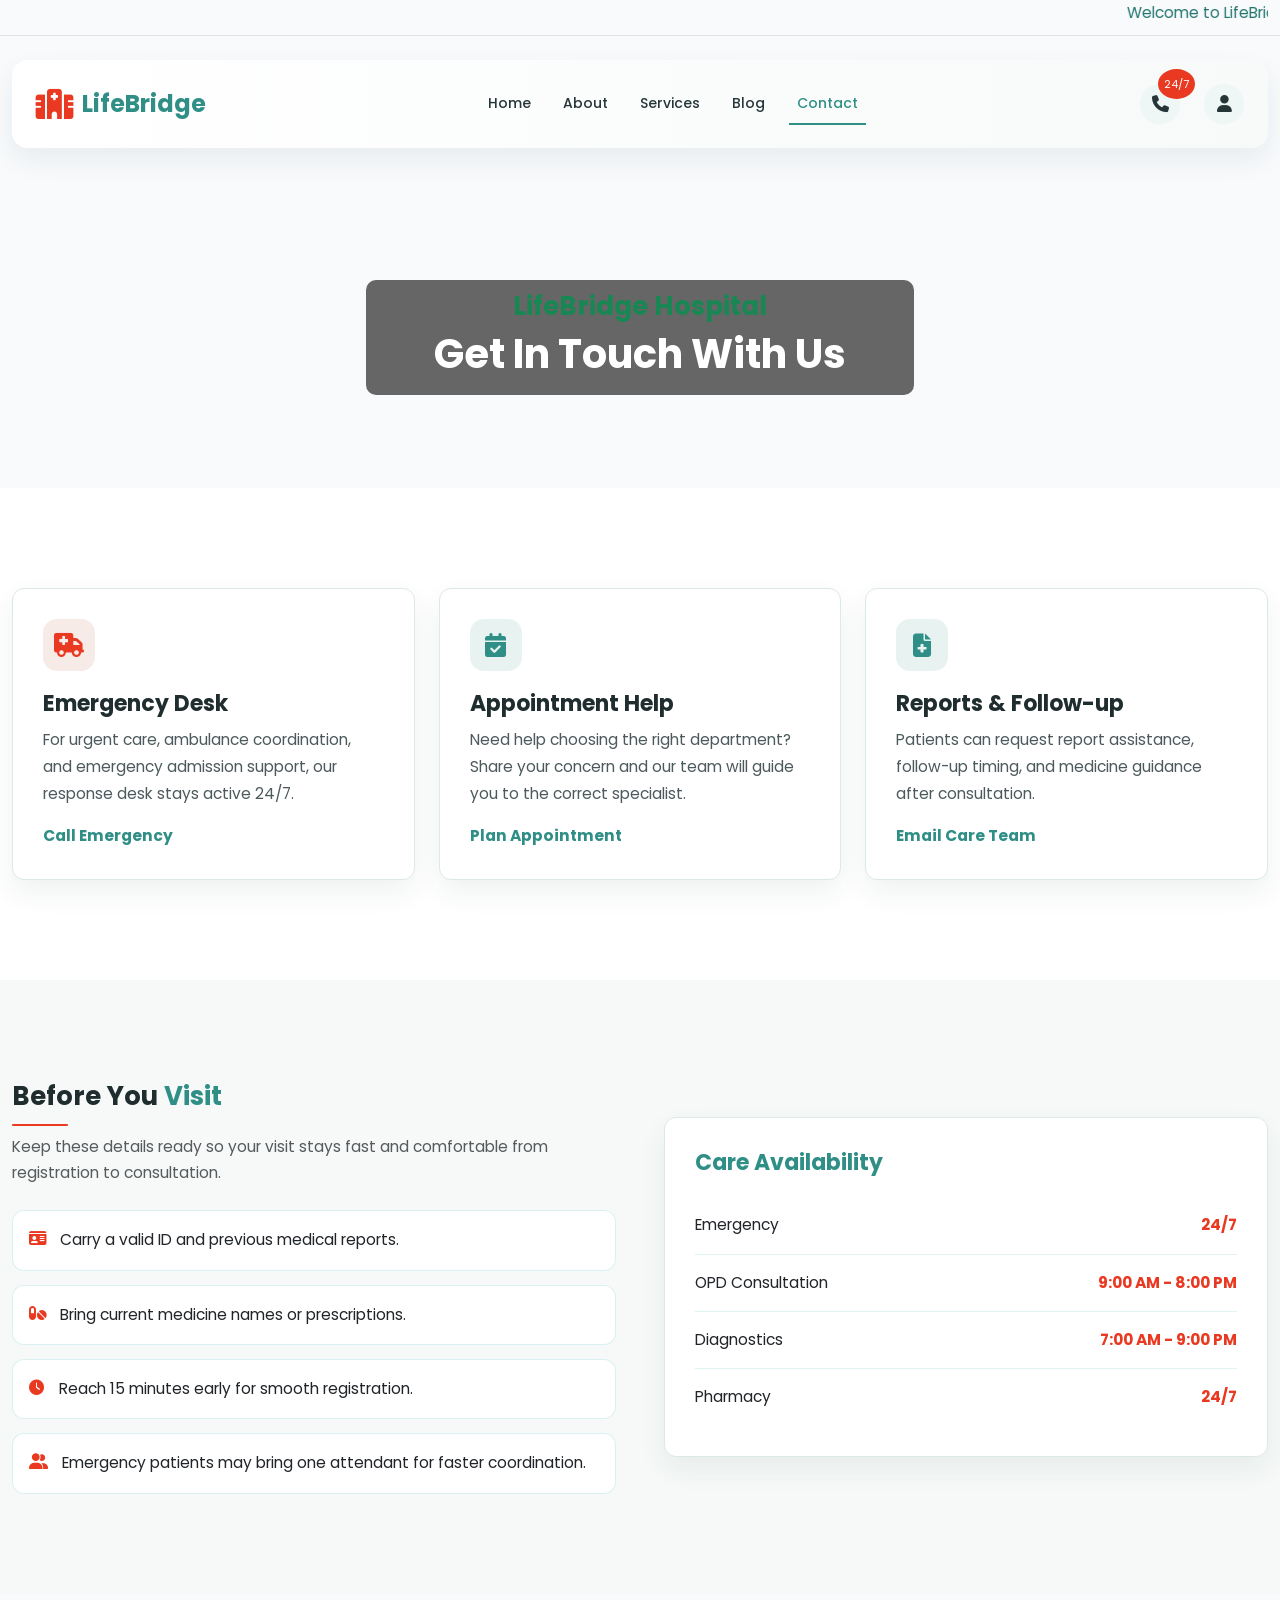
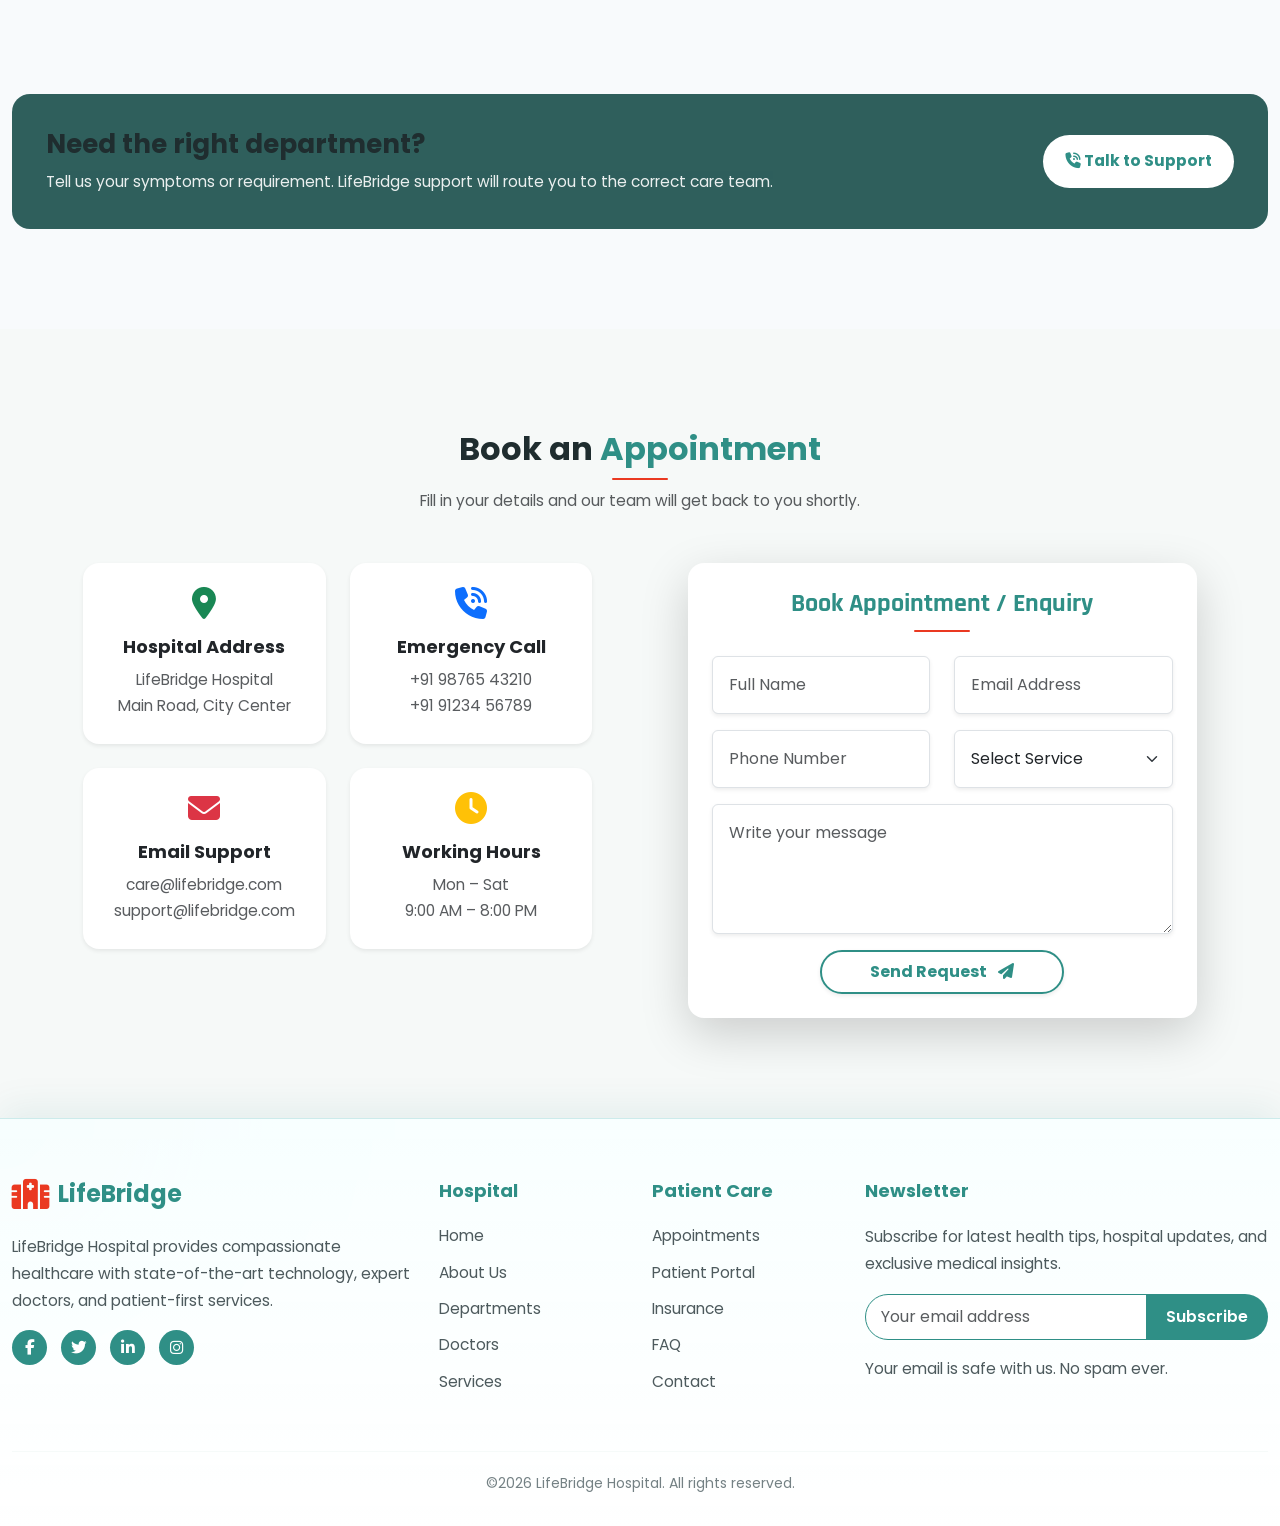
<file: contact.html>
<!doctype html>
<html lang="en">
  <head>
    <meta charset="UTF-8" />
    <meta name="viewport" content="width=device-width, initial-scale=1.0" />
    <title>LifeBridge</title>
    <!-- google font -->
    <link
      href="https://fonts.googleapis.com/css2?family=Bebas+Neue&family=Oswald&family=Barlow+Condensed&family=Rajdhani:wght@400;600&display=swap"
      rel="stylesheet"
    />

    <link
      rel="stylesheet"
      href="https://cdnjs.cloudflare.com/ajax/libs/font-awesome/6.7.2/css/all.min.css"
    />

    <link
      href="https://cdn.jsdelivr.net/npm/bootstrap@5.3.3/dist/css/bootstrap.min.css"
      rel="stylesheet"
      integrity="sha384-QWTKZyjpPEjISv5WaRU9OFeRpok6YctnYmDr5pNlyT2bRjXh0JMhjY6hW+ALEwIH"
      crossorigin="anonymous"
    />

    <!-- Swiper CSS -->
    <link
      rel="stylesheet"
      href="https://cdn.jsdelivr.net/npm/swiper@11/swiper-bundle.min.css"
    />
    <!-- Swiper JS -->
    <script src="https://cdn.jsdelivr.net/npm/swiper@11/swiper-bundle.min.js"></script>
    <link rel="stylesheet" href="css/style.css" />
    <link rel="stylesheet" href="css/responsive.css" />
  </head>

  <body>
    <div class="grand-parent">
      <div class="border-bottom mb-2 mx-0 px-0">
        <div class="container-fluid">
          <marquee class="marquee-txt" behavior="smooth" direction="left">
            Welcome to LifeBridge Hospital — Your Trusted Partner for Quality
            Healthcare, 24/7 Emergency & Expert Doctors.
          </marquee>
        </div>
      </div>
      <!-- Navbar -->
      <div class="">
        <!-- Header -->
        <div class="container py-3">
          <header class="ph-header">
            <nav
              class="navbar navbar-expand-lg align-items-center px-md-4 px-2 rounded-4"
            >
              <!-- Logo -->
              <div class="d-flex align-items-center gap-2 lifebride-logo">
                <i class="fa-solid fa-hospital logo-icon"></i>
                <h2 class="mb-0">Life<span>Bridge</span></h2>
              </div>

              <!-- Desktop Menu -->
              <div
                class="collapse navbar-collapse justify-content-center d-lg-flex d-none"
              >
                <ul class="navbar-nav gap-3">
                  <li class="nav-item">
                    <a class="nav-link" href="index.html">Home</a>
                  </li>
                  <li class="nav-item">
                    <a class="nav-link" href="about.html">About</a>
                  </li>
                  <li class="nav-item">
                    <a class="nav-link" href="service.html">Services</a>
                  </li>

                  <li class="nav-item">
                    <a class="nav-link" href="blog.html">Blog</a>
                  </li>
                  <li class="nav-item">
                    <a class="nav-link" href="contact.html">Contact</a>
                  </li>
                </ul>
              </div>

              <!-- Right Icons -->
              <div class="d-flex align-items-center gap-4">
                <a href="contact.html" class="nav-icon cart">
                  <i class="fa-solid fa-phone"></i>
                  <span class="cart-badge">24/7</span>
                </a>
                <a class="nav-icon" href="contact.html"
                  ><i class="fa-solid fa-user"></i
                ></a>

                <!-- Mobile Toggler -->
                <button
                  class="navbar-toggler d-lg-none"
                  data-bs-toggle="offcanvas"
                  data-bs-target="#offcanvasMenu"
                >
                  <i class="fa-solid fa-bars-staggered"></i>
                </button>
              </div>
            </nav>
          </header>
        </div>

        <div class="offcanvas offcanvas-start" tabindex="-1" id="offcanvasMenu">
          <div class="offcanvas-header">
            <div class="lifebride-logo d-flex">
              <i class="fa-solid fa-hospital logo-icon"></i>
              <h2 class="mb-0">Life<span>Bridge</span></h2>
            </div>
            <button
              type="button"
              class="btn-close"
              data-bs-dismiss="offcanvas"
            ></button>
          </div>

          <div class="offcanvas-body">
            <ul class="navbar-nav text-center gap-3">
              <li><a class="nav-link" href="index.html">Home</a></li>
              <li><a class="nav-link" href="about.html">About</a></li>
              <li><a class="nav-link" href="service.html">Services</a></li>
              <li><a class="nav-link" href="blog.html">Blog</a></li>
              <li><a class="nav-link" href="contact.html">Contact</a></li>
            </ul>

            <div class="mt-4 text-center">
              <a class="btn btn-outline-success w-100 mb-2">My Account</a>
              <a
                class="btn btn-success w-100 d-flex gap-4 justify-content-center align-items-center"
              >
                <i class="fa-solid fa-phone"></i>
                24/7</a
              >
            </div>
          </div>
        </div>
      </div>
      <!-- Navbar complete -->

      <!-- Hero Banner -->
      <section class="page-hero-section">
        <div class="container">
          <div class="row px-0 mx-0">
            <div class="col-12">
              <div class="about-first-bg mt-4">
                <div class="about-page-title text-center">
                  <h3 class="text-success fw-bold">LifeBridge Hospital</h3>
                  <h1 class="px-5 fw-bold">Get In Touch With Us</h1>
                </div>
              </div>
            </div>
          </div>
        </div>
      </section>
      <!-- Hero Banner End -->

      <!-- Support Cards Section -->
      <section class="contact-support">
        <div class="container">
          <div class="row g-4 align-items-stretch">
            <div class="col-lg-4 col-md-6">
              <div class="support-card emergency h-100">
                <i class="fa-solid fa-truck-medical"></i>
                <h4>Emergency Desk</h4>
                <p>
                  For urgent care, ambulance coordination, and emergency
                  admission support, our response desk stays active 24/7.
                </p>
                <a href="tel:+919876543210">Call Emergency</a>
              </div>
            </div>
            <div class="col-lg-4 col-md-6">
              <div class="support-card h-100">
                <i class="fa-solid fa-calendar-check"></i>
                <h4>Appointment Help</h4>
                <p>
                  Need help choosing the right department? Share your concern
                  and our team will guide you to the correct specialist.
                </p>
                <a href="#appointmentForm">Plan Appointment</a>
              </div>
            </div>
            <div class="col-lg-4 col-md-12">
              <div class="support-card h-100">
                <i class="fa-solid fa-file-medical"></i>
                <h4>Reports & Follow-up</h4>
                <p>
                  Patients can request report assistance, follow-up timing, and
                  medicine guidance after consultation.
                </p>
                <a href="mailto:care@lifebridge.com">Email Care Team</a>
              </div>
            </div>
          </div>
        </div>
      </section>

      <section class="visit-plan">
        <div class="container">
          <div class="row align-items-center g-5">
            <div class="col-lg-6">
              <h3 class="section-heading-left">
                Before You <span>Visit</span>
              </h3>
              <p class="text-muted">
                Keep these details ready so your visit stays fast and
                comfortable from registration to consultation.
              </p>
              <div class="visit-list">
                <div>
                  <i class="fa-solid fa-id-card"></i
                  ><span>Carry a valid ID and previous medical reports.</span>
                </div>
                <div>
                  <i class="fa-solid fa-pills"></i
                  ><span>Bring current medicine names or prescriptions.</span>
                </div>
                <div>
                  <i class="fa-solid fa-clock"></i
                  ><span>Reach 15 minutes early for smooth registration.</span>
                </div>
                <div>
                  <i class="fa-solid fa-user-group"></i
                  ><span
                    >Emergency patients may bring one attendant for faster
                    coordination.</span
                  >
                </div>
              </div>
            </div>
            <div class="col-lg-6">
              <div class="hours-panel">
                <h4>Care Availability</h4>
                <div class="hours-row">
                  <span>Emergency</span><strong>24/7</strong>
                </div>
                <div class="hours-row">
                  <span>OPD Consultation</span
                  ><strong>9:00 AM - 8:00 PM</strong>
                </div>
                <div class="hours-row">
                  <span>Diagnostics</span><strong>7:00 AM - 9:00 PM</strong>
                </div>
                <div class="hours-row">
                  <span>Pharmacy</span><strong>24/7</strong>
                </div>
              </div>
            </div>
          </div>
        </div>
      </section>

      <section class="contact-cta">
        <div class="container">
          <div class="contact-cta-inner">
            <div>
              <h3>Need the right department?</h3>
              <p>
                Tell us your symptoms or requirement. LifeBridge support will
                route you to the correct care team.
              </p>
            </div>
            <a href="tel:+919876543210"
              ><i class="fa-solid fa-phone-volume"></i> Talk to Support</a
            >
          </div>
        </div>
      </section>
      <!-- Contact CTA End -->

      <!-- Appointment Form Section -->
      <section class="contact-form-section" id="appointmentForm">
        <div class="container">
          <div class="text-center mb-5">
            <h2 class="fw-bold section-heading-center">
              Book an <span>Appointment</span>
            </h2>
            <p class="text-muted">
              Fill in your details and our team will get back to you shortly.
            </p>
          </div>

          <div class="row justify-content-evenly align-items-stretch">
            <!-- Contact Info Cards -->
            <div class="col-lg-5 col-12 mb-4">
              <div class="row g-4">
                <div class="col-md-6 col-12">
                  <div
                    class="cont-crd h-100 shadow-sm bg-white rounded-4 p-4 text-center"
                  >
                    <i
                      class="fa-solid fa-location-dot cnt-icn mb-3 text-success fs-2"
                    ></i>
                    <h5 class="fw-bold">Hospital Address</h5>
                    <p class="text-muted mb-0">
                      LifeBridge Hospital<br />Main Road, City Center
                    </p>
                  </div>
                </div>
                <div class="col-md-6 col-12">
                  <div
                    class="cont-crd h-100 shadow-sm bg-white rounded-4 p-4 text-center"
                  >
                    <i
                      class="fa-solid fa-phone-volume cnt-icn mb-3 text-primary fs-2"
                    ></i>
                    <h5 class="fw-bold">Emergency Call</h5>
                    <p class="text-muted mb-0">
                      +91 98765 43210<br />+91 91234 56789
                    </p>
                  </div>
                </div>
                <div class="col-md-6 col-12">
                  <div
                    class="cont-crd h-100 shadow-sm bg-white rounded-4 p-4 text-center"
                  >
                    <i
                      class="fa-solid fa-envelope cnt-icn mb-3 text-danger fs-2"
                    ></i>
                    <h5 class="fw-bold">Email Support</h5>
                    <p class="text-muted mb-0">
                      care@lifebridge.com<br />support@lifebridge.com
                    </p>
                  </div>
                </div>
                <div class="col-md-6 col-12">
                  <div
                    class="cont-crd h-100 shadow-sm bg-white rounded-4 p-4 text-center"
                  >
                    <i
                      class="fa-solid fa-clock cnt-icn mb-3 text-warning fs-2"
                    ></i>
                    <h5 class="fw-bold">Working Hours</h5>
                    <p class="text-muted mb-0">
                      Mon – Sat<br />9:00 AM – 8:00 PM
                    </p>
                  </div>
                </div>
              </div>
            </div>

            <!-- Appointment Form -->
            <div class="col-lg-5 col-12">
              <div class="bg-white shadow-lg rounded-4 p-lg-4 p-3 h-100">
                <h3 class="fw-bold section-title text-center mb-4">
                  Book Appointment / Enquiry
                </h3>
                <form>
                  <div class="row">
                    <div class="col-md-6 mb-3">
                      <input
                        type="text"
                        class="form-control shadow-sm p-3"
                        placeholder="Full Name"
                      />
                    </div>
                    <div class="col-md-6 mb-3">
                      <input
                        type="email"
                        class="form-control shadow-sm p-3"
                        placeholder="Email Address"
                      />
                    </div>
                  </div>
                  <div class="row">
                    <div class="col-md-6 mb-3">
                      <input
                        type="tel"
                        class="form-control shadow-sm p-3"
                        placeholder="Phone Number"
                      />
                    </div>
                    <div class="col-md-6 mb-3">
                      <select class="form-select shadow-sm p-3">
                        <option selected disabled>Select Service</option>
                        <option>Doctor Consultation</option>
                        <option>Lab Test Booking</option>
                        <option>Pharmacy Support</option>
                        <option>BP / Sugar Check</option>
                        <option>Emergency Assistance</option>
                      </select>
                    </div>
                  </div>
                  <div class="mb-3">
                    <textarea
                      class="form-control shadow-sm p-3"
                      rows="4"
                      placeholder="Write your message"
                    ></textarea>
                  </div>
                  <div class="text-center">
                    <button
                      type="submit"
                      class="btn px-5 py-2 rounded-pill fw-bold shadow-sm custom-btn"
                    >
                      Send Request <i class="fas fa-paper-plane ms-2"></i>
                    </button>
                  </div>
                </form>
              </div>
            </div>
          </div>
        </div>
      </section>
      <!-- Appointment Form Section End -->

      <footer class="footer-premium">
        <div class="container">
          <div class="row g-4">
            <!-- About LifeBridge -->
            <div class="col-lg-4 col-md-6 col-12">
              <!-- Logo -->
              <div class="d-flex align-items-center gap-2 lifebride-logo">
                <i class="fa-solid fa-hospital logo-icon"></i>
                <h2 class="mb-0">Life<span>Bridge</span></h2>
              </div>
              <p class="footer-text mt-4">
                LifeBridge Hospital provides compassionate healthcare with
                state-of-the-art technology, expert doctors, and patient-first
                services.
              </p>
              <div class="social-icons">
                <a href="#"><i class="fab fa-facebook-f"></i></a>
                <a href="#"><i class="fab fa-twitter"></i></a>
                <a href="#"><i class="fab fa-linkedin-in"></i></a>
                <a href="#"><i class="fab fa-instagram"></i></a>
              </div>
            </div>

            <!-- Quick Links -->
            <div class="col-lg-2 col-6">
              <h5 class="footer-heading">Hospital</h5>
              <ul class="footer-links">
                <li><a href="index.html">Home</a></li>
                <li><a href="about.html">About Us</a></li>
                <li><a href="service.html">Departments</a></li>
                <li><a href="about.html">Doctors</a></li>
                <li><a href="service.html">Services</a></li>
              </ul>
            </div>

            <!-- Patient Care -->
            <div class="col-lg-2 col-6">
              <h5 class="footer-heading">Patient Care</h5>
              <ul class="footer-links">
                <li><a href="contact.html">Appointments</a></li>
                <li><a href="contact.html">Patient Portal</a></li>
                <li><a href="contact.html">Insurance</a></li>
                <li><a href="index.html#faqAccordion">FAQ</a></li>
                <li><a href="contact.html">Contact</a></li>
              </ul>
            </div>

            <!-- Newsletter -->
            <div class="col-lg-4 col-md-6 col-12">
              <h5 class="footer-heading">Newsletter</h5>
              <p class="footer-text">
                Subscribe for latest health tips, hospital updates, and
                exclusive medical insights.
              </p>
              <div class="input-group newsletter-group">
                <input
                  type="text"
                  class="form-control newsletter-input"
                  placeholder="Your email address"
                />
                <button class="newsletter-btn" type="button">Subscribe</button>
              </div>
              <p class="footer-text small">
                Your email is safe with us. No spam ever.
              </p>
            </div>
          </div>

          <hr class="footer-divider" />

          <div class="text-center footer-copy">
            <p>©2026 LifeBridge Hospital. All rights reserved.</p>
          </div>
        </div>
      </footer>
    </div>
    <script
      src="https://cdn.jsdelivr.net/npm/bootstrap@5.3.3/dist/js/bootstrap.bundle.min.js"
      integrity="sha384-YvpcrYf0tY3lHB60NNkmXc5s9fDVZLESaAA55NDzOxhy9GkcIdslK1eN7N6jIeHz"
      crossorigin="anonymous"
    ></script>
    <script src="js/app.js"></script>
  </body>
</html>
</file>
<file: css/style.css>
/* Font Import (Poppins + Rajdhani) */
@import url("https://fonts.googleapis.com/css2?family=Poppins:wght@300;400;600&family=Rajdhani:wght@700&display=swap");

:root {
  --primary-color: #2f8f86;
  --primary-dark: #24756e;
  --primary-light: #e8f3f1;
  --heading-color: #1f2d2f;
  --text-color: #4d5a5d;
  --light-text: #748184;
  --white: #ffffff;
  --success-color: #5ca37d;
  --success-light: #edf6f1;
  --price-color: #1f2d2f;
  --old-price-color: #9aa4a6;
  --section-bg: #f6f9f8;
  --card-bg: #ffffff;
  --border-color: #dce9e6;
  --card-shadow: 0 12px 28px rgba(23, 55, 58, 0.07);
  --logo-color: #2f8f86;
  --logo-red-color: #ea3921;
  --secondary-color: #667477;
  --light-bg: #f7faf9;
  --dark-text: #263638;
  --soft-bg: #f6f9f8;
  --surface-color: #ffffff;
  --accent-soft: #f7ebe8;
}

/*  GLOBAL  */
body {
  font-family: "Poppins", sans-serif;
  background: #f8fafc;
  overflow-x: hidden;
}

html {
  scroll-behavior: smooth;
}

.grand-parent {
  overflow-x: hidden;
}

body,
p,
li,
input,
select,
textarea,
button {
  font-size: 15.5px;
  line-height: 1.7;
}

section {
  padding: 100px 0 !important;
}

h1,
.h1 {
  font-size: 40px;
  line-height: 1.15;
}

h2,
.h2 {
  font-size: 32px;
  line-height: 1.22;
}

h3,
.h3 {
  font-size: 26px;
  line-height: 1.28;
}

h4,
.h4 {
  font-size: 22px;
  line-height: 1.32;
}

h5,
.h5 {
  font-size: 18px;
  line-height: 1.35;
}

h6,
.h6,
small,
.small {
  line-height: 1.5;
}

/* ===============================
   BACK TO TOP BUTTON
================================ */
.back-to-top {
  position: fixed;
  bottom: 30px;
  right: 30px;
  width: 45px;
  height: 45px;
  border-radius: 50%;
  background: var(--logo-color);
  color: var(--white);
  border: none;
  display: flex;
  align-items: center;
  justify-content: center;
  font-size: 18px;
  cursor: pointer;
  box-shadow: 0 6px 15px rgba(0, 0, 0, 0.2);
  opacity: 0;
  visibility: hidden;
  transition: all 0.4s ease;
  z-index: 999;
}

.back-to-top:hover {
  background: var(--primary-dark);
  transform: translateY(-5px);
}

.back-to-top.show {
  opacity: 1;
  visibility: visible;
}

/* HEADER / NAVBAR*/
.ph-header .navbar {
  background: linear-gradient(to right, #ffffff, var(--light-bg));
  box-shadow: 0 8px 22px rgba(0, 0, 0, 0.08);
  padding: 24px 0px;
  justify-content: space-between;
  transition:
    padding 0.35s ease,
    box-shadow 0.35s ease,
    border-radius 0.35s ease;
}

.ph-header {
  transition: transform 0.35s ease;
}

.ph-header.header-sticky {
  position: fixed;
  top: 10px;
  left: 12px;
  right: 12px;
  z-index: 1040;
  max-width: 1380px;
  margin: 0 auto;
  animation: headerDrop 0.35s ease both;
}

.ph-header.header-sticky .navbar {
  padding: 18px;
  border-radius: 18px !important;
  background: rgba(255, 255, 255, 0.94);
  backdrop-filter: blur(14px);
  box-shadow: 0 14px 35px rgba(0, 102, 102, 0.16);
}

@keyframes headerDrop {
  from {
    transform: translateY(-18px);
    opacity: 0;
  }
  to {
    transform: translateY(0);
    opacity: 1;
  }
}

.container {
  width: 100% !important;
  max-width: 1380px !important;
  margin: auto;
}

.marquee-txt {
  color: var(--primary-dark);
}

/* DESKTOP NAV MENU*/
.navbar-nav .nav-link {
  font-size: 15px;
  font-weight: 500;
  color: var(--dark-text);
  padding: 6px 10px;
  position: relative;
  transition: 0.3s ease;
}

.navbar-nav .nav-link:hover,
.navbar-nav .nav-link.active {
  color: var(--logo-color);
}

.navbar-nav .nav-link::after {
  content: "";
  position: absolute;
  left: 0;
  bottom: -3px;
  width: 0%;
  height: 2px;
  background: var(--logo-color);
  transition: 0.3s;
}

.navbar-nav .nav-link:hover::after,
.navbar-nav .nav-link.active::after {
  width: 100%;
}

/*HEADER ICONS*/
.lifebride-logo {
  gap: 2px;
}

.lifebride-logo i {
  color: var(--logo-red-color);
  font-size: 30px;
}

.lifebride-logo h2 {
  font-size: 24px;
  font-weight: 700;
  color: var(--logo-color);
  margin: 0;
}

.nav-icon {
  width: 40px;
  height: 40px;
  background: #eef7f5;
  border-radius: 50%;
  display: flex;
  align-items: center;
  justify-content: center;
  color: var(--dark-text);
  font-size: 17px;
  text-decoration: none;
  transition: 0.3s ease;
}

.nav-icon:hover {
  background: var(--logo-color);
  color: #fff;
  transform: translateY(-2px);
}

.cart {
  position: relative;
}

.cart-badge {
  position: absolute;
  top: -15px;
  right: -15px;
  background: var(--logo-red-color);
  color: #fff;
  font-size: 11px;
  padding: 6px;
  border-radius: 50%;
}

/*TOGGLER BUTTON*/
.navbar-toggler {
  border: none;
  outline: none;
  font-size: 22px;
  color: var(--secondary-color);
  display: inline-flex;
  align-items: center;
  justify-content: center;
  width: 42px;
  height: 42px;
  background: #eef7f5;
  border-radius: 50%;
  margin-left: auto;
}

.navbar-toggler:focus {
  box-shadow: none;
}

/*OFFCANVAS MENU */
.offcanvas {
  background: #ffffff;
  padding-top: 15px;
}

.offcanvas-header {
  border-bottom: 1px solid #e6e6e6;
}

.menu-logo {
  width: 120px;
}

.offcanvas .nav-link {
  font-size: 16px;
  font-weight: 500;
  color: var(--dark-text);
  padding: 10px 0;
  transition: 0.3s;
}

.offcanvas .nav-link:hover {
  color: var(--logo-color);
}

.offcanvas .btn {
  font-size: 15px;
  padding: 10px;
  border-radius: 8px;
}

/* SOCIAL ICONS */
.menu-brands {
  font-size: 18px;
  color: var(--secondary-color);
  transition: 0.3s;
}

.menu-brands:hover {
  color: var(--logo-color);
}

/*RESPONSIVE - HEADER*/
@media (max-width: 991px) {
  .ph-header.header-sticky {
    top: 8px;
    left: 10px;
    right: 10px;
  }

  .ph-header.header-sticky .navbar {
    padding: 10px 12px;
  }

  .ph-header .navbar {
    position: relative;
    min-height: 66px;
  }

  .navbar-toggler {
    position: absolute;
    right: 14px;
    top: 50%;
    transform: translateY(-50%);
    width: 42px;
    height: 42px;
    background: #eef7f5;
    border-radius: 50%;
  }

  .main-logo {
    width: 115px;
  }

  .nav-icon {
    width: 36px;
    height: 36px;
    font-size: 15px;
  }

  .cart-badge {
    top: -6px;
    right: -6px;
    font-size: 10px;
  }

  .navbar-toggler {
    font-size: 20px;
    margin-left: 6px;
  }

  .ph-header .navbar > .d-flex:last-child {
    margin-left: auto;
  }

  .offcanvas {
    width: 65% !important;
  }
}

@media (max-width: 576px) {
  .lifebride-logo h2 {
    font-size: 20px;
  }

  .lifebride-logo i {
    font-size: 25px;
  }

  .ph-header .navbar {
    padding: 18px 0;
    flex-wrap: nowrap;
    width: calc(100vw - 24px) !important;
    max-width: calc(100vw - 24px) !important;
  }

  .main-logo {
    width: 120px;
  }

  .nav-icon {
    margin-left: 4px;
    display: none;
  }

  .offcanvas-body {
    padding-top: 20px;
  }

  .offcanvas .nav-link {
    font-size: 17px;
    padding: 12px 0;
  }

  .offcanvas .btn {
    font-size: 16px;
    padding: 12px;
  }

  .hero .card {
    width: min(260px, 82vw);
    padding: 22px 18px !important;
  }

  .hero .card h2 {
    font-size: 1.65rem;
    line-height: 1.2;
  }

  .hero .card p {
    font-size: 1rem !important;
  }

  .home-stats {
    margin-top: 18px;
  }

  .stat-card,
  .care-step {
    padding: 20px;
  }

  .emergency-action {
    width: 100%;
    justify-content: center;
  }

  .newsletter-group {
    flex-direction: column;
    gap: 10px;
  }

  .newsletter-input,
  .newsletter-btn {
    width: 100%;
    border-radius: 50px !important;
  }
}

/*  HERO SECTION */
.hero {
  padding: 0 !important;
}

.hero-img {
  height: 500px;
  border-radius: 20px;
  object-fit: cover;
}

.hero .carousel-item::after {
  content: "";
  position: absolute;
  inset: 0;
  border-radius: 20px;
  background: linear-gradient(
    90deg,
    rgba(0, 40, 48, 0.55),
    rgba(0, 0, 0, 0.08)
  );
  pointer-events: none;
}

.hero .carousel-item .position-absolute {
  z-index: 1;
}

.hero .card {
  animation: heroCardIn 0.8s ease both;
}

@keyframes heroCardIn {
  from {
    transform: translateY(20px);
    opacity: 0;
  }
  to {
    transform: translateY(0);
    opacity: 1;
  }
}

.home-stats {
  margin-top: -28px;
  position: relative;
  z-index: 3;
  padding: 0 0 100px !important;
}

.stat-card {
  background: var(--white);
  border: 1px solid rgba(0, 153, 153, 0.16);
  border-radius: 12px;
  padding: 24px;
  height: 100%;
  box-shadow: 0 14px 35px rgba(0, 153, 153, 0.12);
  transition:
    transform 0.35s ease,
    box-shadow 0.35s ease;
}

.stat-card:hover {
  transform: translateY(-8px);
  box-shadow: 0 18px 42px rgba(0, 153, 153, 0.18);
}

.stat-card i {
  width: 48px;
  height: 48px;
  border-radius: 12px;
  display: inline-flex;
  align-items: center;
  justify-content: center;
  color: var(--white);
  background: var(--logo-color);
  margin-bottom: 14px;
}

.stat-card h3 {
  font-weight: 700;
  color: var(--heading-color);
  margin-bottom: 4px;
}

.stat-card p {
  color: var(--light-text);
  margin: 0;
  overflow-wrap: break-word;
}

.care-flow {
  background: white !important;
}

.care-step {
  background: var(--white);
  border: 1px solid var(--border-color);
  border-radius: 12px;
  padding: 26px;
  height: 100%;
  position: relative;
  overflow: hidden;
  box-shadow: var(--card-shadow);
  transition:
    transform 0.35s ease,
    border-color 0.35s ease;
}

.care-step::before {
  content: attr(data-step);
  position: absolute;
  right: 18px;
  top: 8px;
  font-size: 58px;
  line-height: 1;
  font-weight: 700;
  color: rgba(0, 153, 153, 0.08);
}

.care-step:hover {
  transform: translateY(-8px);
  border-color: var(--logo-color);
}

.care-step i {
  color: var(--logo-color);
  font-size: 30px;
  margin-bottom: 18px;
}

.care-step h5 {
  font-weight: 700;
  color: var(--heading-color);
}

.care-step p {
  color: var(--text-color);
  line-height: 1.7;
  margin: 0;
}

.emergency-band {
  background: #2f5f5c;
  color: var(--white);
  padding: 44px 0;
  position: relative;
  overflow: hidden;
}

.emergency-band::after {
  content: "";
  position: absolute;
  width: 280px;
  height: 280px;
  right: -80px;
  top: -120px;
  border: 42px solid rgba(255, 255, 255, 0.12);
  border-radius: 50%;
}

.emergency-band h3 {
  font-weight: 700;
}

.emergency-action {
  display: inline-flex;
  align-items: center;
  gap: 10px;
  background: var(--white);
  color: var(--logo-color);
  padding: 13px 24px;
  border-radius: 50px;
  text-decoration: none;
  font-weight: 700;
  box-shadow: 0 12px 25px rgba(0, 0, 0, 0.16);
}

.reveal-on-scroll {
  opacity: 0;
  transform: translateY(28px);
  transition:
    opacity 0.65s ease,
    transform 0.65s ease;
}

.reveal-on-scroll.is-visible {
  opacity: 1;
  transform: translateY(0);
}

/* GALLERY */
.lifebridge-gallery {
  background: var(--section-bg);
}

.gallery-heading {
  color: var(--heading-color);
  font-weight: 700;
}

.gallery-sub {
  color: var(--light-text);
}

.gallery-card {
  position: relative;
  overflow: hidden;
  border-radius: 12px;
  box-shadow: var(--card-shadow);
  cursor: pointer;
}

.gallery-card img {
  width: 100%;
  height: 280px;
  object-fit: cover;
  transition: transform 0.4s ease;
}

.gallery-card:hover img {
  transform: scale(1.1);
}

.gallery-overlay {
  position: absolute;
  inset: 0;
  background: rgba(0, 153, 153, 0.85);
  color: var(--white);
  display: flex;
  flex-direction: column;
  justify-content: center;
  align-items: center;
  opacity: 0;
  transition: 0.4s ease;
  text-align: center;
  padding: 20px;
}

.gallery-card:hover .gallery-overlay {
  opacity: 1;
}

.gallery-overlay h5 {
  font-weight: 700;
  margin: 10px 0;
}

.gallery-icons i {
  margin: 0 8px;
  font-size: 18px;
  transition: 0.3s;
}

.gallery-icons i:hover {
  transform: scale(1.2);
  color: #000;
}

@media (max-width: 768px) {
  .hero-img {
    height: 420px;
  }

  .gallery-card img {
    height: 220px;
  }
}

/* DEPARTMENTS*/
.lifebridge-departments {
  background: var(--white);
}

.dept-title {
  color: var(--heading-color);
  font-weight: 700;
}

.dept-sub {
  color: var(--light-text);
}

.dept-card {
  background: var(--card-bg);
  border: 1px solid var(--border-color);
  border-radius: 12px;
  padding: 35px 20px;
  text-align: center;
  transition: 0.4s ease;
  cursor: pointer;
  box-shadow: var(--card-shadow);
  height: 100%;
}

.dept-card img {
  width: 70px;
  margin-bottom: 15px;
  transition: 0.4s ease;
}

.dept-card h5 {
  color: var(--heading-color);
  font-weight: 600;
  margin: 0;
}

.dept-card:hover {
  transform: translateY(-10px);
  border-color: var(--logo-color);
}

.dept-card:hover img {
  transform: scale(1.15);
}

.dept-card:hover h5 {
  color: var(--logo-color);
}

/* SERVICE SECTION */
.lifebridge-service {
  background: var(--section-bg);
}

.service-title {
  font-weight: 700;
  color: var(--heading-color);
}

.service-desc {
  color: var(--text-color);
  margin-top: 15px;
  line-height: 1.7;
}

.service-card {
  background: var(--white);
  border: 1px solid var(--border-color);
  border-radius: 10px;
  padding: 20px 10px;
  text-align: center;
  transition: 0.4s ease;
  box-shadow: var(--card-shadow);
  cursor: pointer;
}

.service-card i {
  font-size: 28px;
  color: var(--logo-color);
  margin-bottom: 10px;
}

.service-card p {
  margin: 0;
  font-weight: 600;
  color: var(--heading-color);
}

.service-card:hover {
  transform: translateY(-8px);
  border-color: var(--logo-color);
}

.appoint-btn {
  display: inline-flex;
  align-items: center;
  gap: 8px;
  background: var(--logo-color);
  color: var(--white);
  padding: 14px 30px;
  border-radius: 50px;
  font-weight: 600;
  text-decoration: none;
  transition: all 0.4s ease;
  box-shadow: 0 8px 20px rgba(0, 153, 153, 0.25);
  position: relative;
  overflow: hidden;
  border: none;
}

.appoint-btn::before {
  content: "";
  position: absolute;
  top: 0;
  left: -75%;
  width: 50%;
  height: 100%;
  background: rgba(255, 255, 255, 0.3);
  transform: skewX(-20deg);
  transition: 0.6s;
}

.appoint-btn:hover::before {
  left: 130%;
}

.appoint-btn:hover {
  background: var(--primary-dark);
  transform: translateY(-3px);
  box-shadow: 0 12px 25px rgba(0, 153, 153, 0.35);
  color: var(--white);
}

.service-img {
  border-radius: 12px;
  box-shadow: var(--card-shadow);
}

.section-heading-center,
.section-heading-left {
  color: var(--heading-color);
  font-weight: 700;
}

.section-heading-center span,
.section-heading-left span {
  color: var(--logo-color);
}

/*  TESTIMONIAL SLIDER */
.testimonial-section {
  background: linear-gradient(180deg, #ffffff, #f6ffff);
}

.testimonialSwiper {
  position: relative;
  padding: 35px 58px;
}

.testimonial-card {
  background: #ffffff;
  border: 1px solid rgba(0, 153, 153, 0.18);
  border-radius: 14px;
  padding: 30px;
  box-shadow: 0 5px 20px rgba(0, 0, 0, 0.08);
  transition: 0.4s ease;
  min-height: 360px;
  margin: 12px 0;
  text-align: left;
  position: relative;
  overflow: hidden;
}

.testimonial-card::before {
  content: "";
  position: absolute;
  width: 120px;
  height: 120px;
  background: rgba(255, 61, 35, 0.08);
  border-radius: 50%;
  right: -35px;
  top: -35px;
}

.testimonial-card:hover {
  transform: translateY(-5px);
  border-color: var(--logo-color);
  box-shadow: 0 18px 42px rgba(0, 153, 153, 0.16);
}

.patient-img img {
  width: 82px;
  height: 82px;
  border-radius: 50%;
  object-fit: cover;
  border: 4px solid rgba(0, 153, 153, 0.18);
  margin-bottom: 22px;
}

.quote-icon {
  width: 38px;
  height: 38px;
  display: inline-flex;
  align-items: center;
  justify-content: center;
  border-radius: 50%;
  color: var(--white);
  background: var(--logo-red-color);
  margin-bottom: 14px;
}

.patient-content h6 {
  margin: 18px 0 2px;
  font-weight: 700;
  color: var(--heading-color);
}

.patient-content small {
  color: gray;
}

.patient-content p {
  margin: 0;
  color: #555;
  font-size: 15px;
  line-height: 1.7;
}

.test-prev,
.test-next {
  width: 40px;
  height: 40px;
  background: #fff !important;
  color: var(--primary-color) !important;
  padding: 20px;
  border-radius: 20px;
  top: 45%;
  box-shadow: 0 4px 15px rgba(0, 0, 0, 0.25);
}

.test-prev::after,
.test-next::after {
  font-size: 20px;
  font-weight: bold;
}

.test-prev {
  left: 0;
}

.test-next {
  right: 0;
}

.test-prev:hover,
.test-next:hover {
  transform: scale(1.1);
}

@media (max-width: 768px) {
  .testimonialSwiper {
    padding: 20px 36px;
  }

  .testimonial-card {
    min-height: auto;
    padding: 24px;
  }
}

/*  FAQ SECTION */
.faq-section {
  background: #ffffff;
}

.faq-list {
  list-style: none;
  padding: 0;
  margin: 0;
}

.faq-card {
  background: #f8fbff;
  margin-bottom: 15px;
  border-radius: 10px !important;
  box-shadow: 0 4px 15px rgba(0, 0, 0, 0.06);
  overflow: hidden;
  border: none !important;
  transition: 0.3s ease;
}

.faq-card:hover {
  transform: translateY(-3px);
}

.faq-button {
  background: transparent !important;
  padding: 20px 25px;
  font-weight: 600;
  font-size: 16px;
  display: flex;
  justify-content: space-between;
  align-items: center;
  box-shadow: none !important;
}

.accordion-button::after {
  display: none !important;
}

.faq-icon {
  font-size: 20px;
  color: var(--logo-color);
  transition: transform 0.3s ease;
}

.accordion-button[aria-expanded="true"] .faq-icon {
  transform: rotate(90deg);
}

.accordion-button[aria-expanded="true"] {
  background: #fff !important;
  color: var(--logo-color) !important;
}

.faq-answer {
  padding: 20px 25px;
  background: #ffffff;
  color: #555;
  line-height: 1.7;
  border-top: 1px solid #eee;
}

.accordion-collapse {
  transition: all 0.4s ease;
}

@media (max-width: 576px) {
  .container {
    padding-left: 12px !important;
    padding-right: 12px !important;
  }

  .faq-button {
    font-size: 14px;
    padding: 15px;
  }
}

/*  FOOTER */
.footer-premium {
  background:
    linear-gradient(180deg, rgba(248, 255, 255, 0.96), #ffffff),
    radial-gradient(
      circle at top left,
      rgba(0, 153, 153, 0.16),
      transparent 34%
    );
  border-top: 1px solid rgba(0, 153, 153, 0.2);
  box-shadow: 0 -10px 35px rgba(0, 102, 102, 0.08);
  color: var(--text-color);
  font-family: "Poppins", sans-serif;
  padding: 60px 0 30px;
}

.footer-logo {
  width: 150px;
  margin-bottom: 15px;
}

.footer-heading {
  color: var(--logo-color);
  font-weight: 700;
  margin-bottom: 20px;
}

.footer-text {
  color: var(--light-text);
  line-height: 1.6;
}

.footer-links {
  list-style: none;
  padding: 0;
}

.footer-links li {
  margin-bottom: 10px;
}

.footer-links li a {
  color: var(--text-color);
  text-decoration: none;
  transition:
    color 0.3s ease,
    padding-left 0.3s ease;
}

.footer-links li a:hover {
  color: var(--primary-dark);
  padding-left: 5px;
}

.newsletter-group {
  display: flex;
  margin-bottom: 15px;
}

.newsletter-input {
  flex: 1;
  padding: 10px 15px;
  border: 1px solid var(--logo-color);
  border-radius: 50px 0 0 50px !important;
}

.newsletter-btn {
  background-color: var(--logo-color);
  color: var(--white);
  border: none;
  padding: 10px 20px;
  font-weight: 600;
  cursor: pointer;
  transition: 0.3s ease;
  border-radius: 0 50px 50px 0;
}

.newsletter-btn:hover {
  background-color: var(--primary-dark);
}

.social-icons a {
  display: inline-block;
  margin-right: 10px;
  background-color: var(--logo-color);
  color: var(--white);
  width: 35px;
  height: 35px;
  text-align: center;
  line-height: 35px;
  border-radius: 50%;
  transition: 0.3s ease;
}

.social-icons a:hover {
  background-color: var(--primary-light);
  color: var(--logo-color);
  transform: translateY(-3px);
}

.footer-divider {
  margin: 40px 0 20px;
  border-color: var(--border-color);
}

.footer-copy p {
  margin: 0;
  color: var(--light-text);
  font-size: 14px;
}

@media (max-width: 767px) {
  .social-icons {
    margin-top: 15px;
  }

  .newsletter-input {
    width: 100% !important;
}
}

/* ABOUT PAGE */
.about-content-section {
  background: #ffffff;
}

.what-we-provide-section {
  background: var(--section-bg);
}

.page-hero-section {
  padding: 0 0 0 0 !important;
}

.about-first-bg {
  background-image: url("https://images.pexels.com/photos/6129233/pexels-photo-6129233.jpeg");
  background-size: cover;
  background-position: right;
  height: 300px;
  display: flex;
  justify-content: center;
  align-items: center;
}

.about-page-title {
  color: #fff;
  padding: 10px 20px;
  border-radius: 10px;
  background-color: #181717a5;
  font-family: "Poppins", sans-serif;
}

.about-title-ul {
  list-style: none;
  display: flex;
  justify-content: center;
  padding: 0;
}

.about-title-ul li a {
  text-decoration: none;
  color: #fff;
}

@media (max-width: 991px) {
  .about-first-bg {
    height: 420px;
  }
}

@media (max-width: 767px) {
  .about-first-bg {
    height: 300px;
  }
}

/* CIRCLE TEXT (ROTATING) */
.circle-container {
  width: 160px;
  height: 160px;
  position: relative;
}

.rotating-circle {
  width: 100%;
  height: 100%;
  animation: spin 15s linear infinite;
}

text {
  font-size: 50px !important;
  font-weight: bold;
  letter-spacing: 2px;
}

@keyframes spin {
  0% {
    transform: rotate(0deg);
  }
  100% {
    transform: rotate(360deg);
  }
}

@media screen and (max-width: 768px) {
  .circle-container {
    width: 100px;
    height: 100px;
    top: 30px;
    left: 5px;
  }

  text {
    font-size: 45px !important;
  }
}

/* DOCTOR CARD */
.dr-main-card {
  background: var(--logo-color);
  border-radius: 25px;
  padding: 30px;
  color: #fff;
  margin-top: 40px;
  transition: all 0.4s ease;
  position: relative;
}

.dr-card-img img {
  width: 370px;
  height: 600px;
  border-radius: 20px;
  position: absolute;
  bottom: 0px;
  left: 100px;
}

.dr-card-text {
  padding-top: 60px;
}

.dr-item-icon {
  font-size: 1.5rem;
  margin-top: 20px;
  margin-right: 10px;
  background: rgba(255, 255, 255, 0.2);
  border-radius: 50%;
  transition: all 0.3s ease;
}

.dr-item-icon:hover {
  background: var(--logo-color);
  transform: rotate(10deg);
}

.schedule-btn-f {
  position: absolute;
  left: 93%;
  bottom: 17%;
  writing-mode: vertical-rl;
  transform: rotate(180deg);
  color: #fff !important;
  font-weight: bold !important;
  letter-spacing: 3px;
  text-transform: uppercase;
  background-color: #000000b9 !important;
  padding: 30px 10px 30px 10px !important;
  border-radius: 0px !important;
  outline: none !important;
  border-bottom: 3px solid #fff !important;
  box-shadow: 0px 0px 3px var(--logo-color);
  transition: transform 0.3s ease;
}

.schedule-btn-f:hover {
  color: #fff !important;
  transform: scale(1.02) rotate(180deg);
  box-shadow: 0px 0px 6px 1px var(--logo-color);
}

.schedule-btn {
  background-color: var(--logo-color) !important;
  color: #fff !important;
  margin-top: 10px;
  padding: 5px 10px !important;
  border-radius: 0px !important;
  outline: none !important;
  border: none !important;
  font-size: 0.8rem !important;
  font-weight: bold;
}

@media screen and (max-width: 768px) {
  .dr-main-card {
    height: 160px;
    border-radius: 10px;
    margin-top: 45px;
  }

  .dr-card-img img {
    width: 170px;
    height: 300px;
    border-radius: 10px;
    left: 0px;
    bottom: 0px;
  }

  .dr-special {
    font-size: 0.8rem;
  }

  .dr-card-text {
    padding-top: 10px;
  }

  .dr-item-icon {
    font-size: 0.9rem;
    margin-top: 0px;
    margin-right: 10px;
  }
}

@media screen and (max-width: 330px) {
  .dr-main-card {
    height: 160px;
    border-radius: 10px;
    margin-top: 40px;
  }

  .dr-card-img img {
    width: 160px;
    height: 300px;
    border-radius: 10px;
    left: 0px;
    bottom: 0px;
  }

  .dr-card-text {
    padding-top: 0px;
  }
}

/* SECTION TITLES & TEXT */
.section-title {
  color: rgb(0, 148, 143);
  margin-bottom: 20px;
  font-family: "Rajdhani", sans-serif;
  position: relative;
}

.highlight {
  font-weight: 600;
  color: var(--logo-red-color);
}

.section-subtitle {
  font-size: 18px;
  color: #555;
  margin-bottom: 30px;
}

.text-content p {
  font-size: 0.95rem;
  line-height: 1.7;
  color: var(--secondary-color);
}

.lead {
  font-size: 1.05rem;
  font-weight: 500;
}

/* SECTION IMAGE */
.section-img {
  border-radius: 12px;
  box-shadow: 0 0 20px rgba(0, 0, 0, 0.1);
  transition: transform 0.3s ease;
  width: 100%;
  height: 400px;
  object-fit: cover;
}

.section-img:hover {
  transform: scale(1.03);
}

@media (max-width: 768px) {
  .section-title {
    font-size: 24px;
  }

  .section-img {
    height: 280px;
  }

  .map-responsive iframe {
    height: 400px !important;
    width: 100%;
    box-shadow: 0px 0px 4px 0.4px var(--logo-color);
  }
}

/* MAP */
.map-responsive iframe {
  height: 600px;
  width: 100%;
  box-shadow: 0px 0px 4px 0.4px var(--logo-color);
}

/* ICONS */
.md-icons {
  margin-bottom: 10px;
  font-size: 2.5rem;
  color: var(--logo-color);
}

.pharmacy-icon {
  margin-bottom: 15px;
}

.sec-3-h {
  font-weight: 600;
  color: var(--logo-red-color);
}

.icon-title {
  font-weight: 600;
  color: #000;
}

.icon-desc {
  font-size: 0.95rem;
  line-height: 1.6;
  color: var(--secondary-color);
}

/* SERVICE / PHARMACY PAGE */
.pharmacy-subheading {
  color: var(--logo-red-color);
  font-weight: 600;
  letter-spacing: 1px;
  margin-bottom: 10px;
}

.pharmacy-heading {
  font-size: 2rem;
  font-weight: bold;
  color: var(--logo-color);
  margin-bottom: 20px;
}

.pharmacy-description {
  font-size: 1rem;
  line-height: 1.8;
  color: var(--secondary-color);
}

.pharmacy-btn {
  color: var(--logo-color) !important;
  border: 1px solid var(--logo-color) !important;
  transition: 0.3s ease !important;
}

.pharmacy-btn:hover {
  background-color: var(--logo-color) !important;
  color: #fff !important;
}

@media screen and (max-width: 768px) {
  .pharmacy-heading {
    font-size: 1.5rem;
  }

  .pharmacy-description {
    font-size: 0.9rem;
  }
}

.medicines-description {
  font-size: 15px;
  color: #444;
  line-height: 1.8;
}

.medicines-features {
  list-style: none;
  font-size: 15px;
  margin-top: 20px;
  font-weight: 500;
}

.medicines-features li {
  margin-bottom: 12px;
  display: flex;
  align-items: center;
  color: #333;
  transition: all 0.3s ease;
}

.medicines-features li i {
  color: var(--logo-color);
  margin-right: 12px;
}

.medicines-features li:hover {
  transform: translateX(5px);
  color: var(--logo-color);
}

.medicines-image-box img {
  width: 100%;
  object-fit: cover;
  border-radius: 10px;
  transition: transform 0.4s ease;
}

.medicines-image-box img:hover {
  transform: scale(1.03);
}

@media (max-width: 768px) {
  .medicines-title {
    font-size: 26px;
  }

  .medicines-description {
    font-size: 14px;
  }

  .medicines-features {
    font-size: 14px;
  }
}

.pharme-services-section {
  background-color: #f3f9ff;
}

.health-service-section {
  background: #f0f9f5;
  border-radius: 20px;
  margin-bottom: 40px;
  margin-top: 100px !important;
  padding-bottom: 50px;
}

.health-service-section:hover {
  box-shadow: 0 20px 45px rgba(0, 0, 0, 0.08);
}

@media screen and (max-width: 768px) {
  .health-service-section {
    margin-top: 20px !important;
    padding-bottom: 20px !important;
  }
}

.test-img-card {
  background-color: rgb(145, 188, 188);
  height: 285px;
  width: 100%;
  position: relative;
  border-radius: 20px;
}

.test-img-card:hover {
  transform: scale(1.02);
  transition: all 0.3s ease;
}

.test-img-div {
  position: absolute;
  bottom: 0px;
  width: 100%;
  border-radius: 20px;
}

.test-img-div img {
  border-radius: 20px;
}

@media screen and (max-width: 768px) {
  .test-img-card {
    height: 160px;
    margin-top: 70px;
  }
}

/* BLOG PAGE  */
.blog-featured-section {
  background: #ffffff;
}

.blog-cards-section {
  background: var(--section-bg);
}

.blog-more-articles-section {
  background: #ffffff;
}
.category-slider-container {
  position: relative;
  overflow: hidden;
  padding: 20px 10px;
}

.category-slider {
  display: flex;
  gap: 20px;
  transition: transform 0.4s ease-in-out;
}

.cat-slide-item {
  flex: 0 0 12%;
  text-align: center;
  opacity: 1;
  transform: translateY(0);
  transition: all 0.4s ease;
  background: #fff;
  padding: 15px 0px;
  border-radius: 8px;
  cursor: pointer;
  text-decoration: none;
}

.cat-slide-item i {
  font-size: 30px;
  margin-bottom: 8px;
  color: var(--logo-color);
  display: block;
}

.cat-slide-item p {
  color: #333;
}

.cat-slide-item:hover {
  transform: scale(1.08) translateY(-5px);
  box-shadow: 0 8px 15px rgba(135, 169, 205, 0.3);
}

.cat-btn {
  position: absolute;
  top: 50%;
  transform: translateY(-50%);
  font-size: 20px;
  background: #fff;
  color: var(--logo-red-color);
  border: none;
  padding: 10px 12px;
  cursor: pointer;
  z-index: 10;
  box-shadow: 0 2px 8px rgba(0, 0, 0, 0.2);
}

.cat-btn:hover {
  transition: all 0.3s ease;
  background: var(--logo-color);
  color: #fff;
}

.prev-btn {
  left: 4px;
}

.next-btn {
  right: 4px;
}

@media (max-width: 992px) {
  .cat-slide-item {
    flex: 0 0 23%;
  }
}

@media (max-width: 768px) {
  .cat-slide-item {
    flex: 0 0 30%;
  }
}

@media (max-width: 576px) {
  .cat-slide-item {
    flex: 0 0 46%;
  }
}

.post-admin {
  text-decoration: none !important;
}

.post-admin span {
  color: var(--logo-color);
}

.post-admin p {
  color: #000;
}

.post-admin .admin-thumb img {
  width: 80px !important;
  height: 80px !important;
  border-radius: 50%;
  object-fit: contain;
  background-color: rgb(145, 188, 188);
}

.admin-thumb img {
  width: 60px !important;
  height: 60px !important;
  border-radius: 50%;
  object-fit: contain;
}

.blogpage-icon {
  font-size: 1.2rem;
  padding: 0px 6px;
  color: #4d4d4d;
}

.blogpage-icon-2 {
  font-size: 0.9rem;
  margin-left: 10px;
  color: rgb(50, 150, 186);
}

.clamp-text-4 {
  display: -webkit-box;
  -webkit-line-clamp: 3;
  line-clamp: 3;
  -webkit-box-orient: vertical;
  overflow: hidden;
  color: var(--secondary-color) !important;
}

.latest-blog-card {
  background-color: #fff;
  border-radius: 10px;
  padding: 10px;
  box-shadow: 0px 0px 3px 0.1px var(--logo-color);
  transition: all 0.3s ease;
}

.latest-blog-card img {
  width: 100%;
  height: 200px;
  border-radius: 10px;
  object-fit: cover;
}

.latest-post {
  text-decoration: none !important;
}

.latest-blog-card-title {
  color: var(--logo-color);
  padding-top: 10px;
  font-family: "Rajdhani", sans-serif;
  display: -webkit-box;
  -webkit-line-clamp: 1;
  line-clamp: 1;
  -webkit-box-orient: vertical;
  overflow: hidden;
}

.latest-blog-card-text {
  color: #000;
  display: -webkit-box;
  -webkit-line-clamp: 5;
  line-clamp: 5;
  -webkit-box-orient: vertical;
  overflow: hidden;
}

/* PRODUCT / BREADCRUMB  */
.pro-path-link {
  text-decoration: none !important;
  color: var(--logo-color) !important;
}

.pro-path-link-disabled {
  text-decoration: none !important;
  color: rgb(105, 135, 134);
}

@media screen and (max-width: 576px) {
  .pro-path-link,
  .pro-path-link-disabled {
    font-size: 0.9rem !important;
  }
}

.product-items {
  padding: 20px 200px !important;
}

.product-cards-row {
  padding: 20px 250px !important;
}

@media screen and (max-width: 1191px) {
  .product-items {
    padding: 20px 120px !important;
  }

  .product-cards-row {
    padding: 20px 150px !important;
  }
}

@media screen and (max-width: 900px) {
  .product-items {
    padding: 20px 80px !important;
  }

  .product-cards-row {
    padding: 20px 100px !important;
  }
}

@media screen and (max-width: 788px) {
  .product-items {
    padding: 20px 30px !important;
  }

  .product-cards-row {
    padding: 20px 50px !important;
  }
}

@media screen and (max-width: 576px) {
  .product-items {
    padding: 20px 0px !important;
  }

  .product-cards-row {
    padding: 20px 0px !important;
  }
}

/* CARDS & BUTTONS (GLOBAL) */
.card,
.test-img-card {
  transition: all 0.4s ease;
  border-radius: 20px;
  overflow: hidden;
}

.card img {
  transition: transform 0.5s ease;
}

.card img:hover {
  transform: scale(1.05);
}

.card-img-top {
  max-height: 300px;
}

.btn-success,
.cnt-pg-btn {
  background: var(--logo-color);
  border: none;
  color: #fff;
  transition: all 0.3s ease;
}

.btn-success:hover,
.cnt-pg-btn:hover {
  transform: translateY(-4px);
  box-shadow: 0 12px 30px rgba(134, 233, 251, 0.675);
}

.btn:hover {
  transform: translateY(-3px);
  box-shadow: 0 10px 25px rgba(34, 197, 94, 0.5);
}

.book {
  background: var(--logo-color);
  color: var(--success-light);
  border: none;
  transition: all 0.3s ease;
}

.book:hover {
  background: var(--primary-dark);
  color: #fff;
  transform: translateY(-3px);
  box-shadow: 0 12px 30px rgba(2, 132, 199, 0.4);
}

.custom-btn {
  background-color: transparent !important;
  color: var(--logo-color) !important;
  border: 2px solid var(--logo-color) !important;
  transition: all 0.3s ease-in-out;
}

.custom-btn:hover,
.custom-btn:focus {
  background-color: var(--logo-color) !important;
  color: #ffffff !important;
  border-color: var(--logo-color) !important;
}

/*  DOCTOR PAGE CARDS */
.doctors-showcase {
  background:
    linear-gradient(180deg, #ffffff, #f6ffff),
    radial-gradient(
      circle at top right,
      rgba(255, 61, 35, 0.12),
      transparent 30%
    );
  border-top: 1px solid rgba(0, 153, 153, 0.12);
  border-bottom: 1px solid rgba(0, 153, 153, 0.12);
}

.doctor-card {
  background: #ffffff;
  border: 1px solid rgba(0, 153, 153, 0.18);
  border-radius: 14px;
  padding: 18px;
  height: 100%;
  position: relative;
  overflow: hidden;
  transition:
    transform 0.4s ease,
    box-shadow 0.4s ease,
    border-color 0.4s ease;
}

.doctor-card:hover {
  transform: translateY(-10px);
  border-color: var(--logo-color);
  box-shadow: 0 18px 38px rgba(0, 153, 153, 0.18);
}

.doctor-card::before {
  content: "";
  position: absolute;
  inset: 0 0 auto 0;
  height: 92px;
  background: linear-gradient(135deg, var(--logo-color), var(--logo-red-color));
}

.doctor-photo {
  width: 150px;
  height: 150px;
  object-fit: cover;
  border-radius: 50%;
  border: 5px solid #ffffff;
  box-shadow: 0 10px 22px rgba(0, 0, 0, 0.12);
  position: relative;
  z-index: 1;
  transition: transform 0.4s ease;
}

.doctor-card:hover .doctor-photo {
  transform: scale(1.06);
}

.doctor-body {
  position: relative;
  z-index: 1;
  padding-top: 18px;
}

.doctor-tag {
  display: inline-block;
  color: var(--logo-red-color);
  background: rgba(255, 61, 35, 0.1);
  padding: 6px 14px;
  border-radius: 50px;
  font-size: 13px;
  font-weight: 700;
  margin-bottom: 12px;
}

.doctor-name {
  color: var(--heading-color);
  font-weight: 700;
  margin-bottom: 10px;
}

.doctor-speciality {
  color: var(--light-text);
  line-height: 1.6;
  min-height: 74px;
}

.doctor-link {
  color: var(--logo-color);
  text-decoration: none;
  font-weight: 700;
  display: inline-flex;
  align-items: center;
  gap: 8px;
}

.doctor-link:hover {
  color: var(--logo-red-color);
}

.product-card-2 {
  box-shadow: 0px 0px 2px 1px rgba(214, 229, 233, 0.741);
}
/* CONTACT PAGE */
.contact-form-section {
  background: var(--section-bg);
}

.service-contact-section {
  background: var(--section-bg);
}

.service-intro-section {
  background: #ffffff;
  padding: 40px 0 0 !important;
}

.doctor-feature-section {
  background: #ffffff;
  padding: 40px 0 !important;
}

.healthcare-services-section {
  background: #ffffff;
}

/*  SERVICE PAGE — PREMIUM SVC ROWS */
.svc-section-header {
  text-align: center;
  margin-bottom: 64px;
}

.svc-tag {
  display: inline-block;
  background: var(--primary-light);
  color: var(--logo-color);
  font-size: 13px;
  font-weight: 600;
  letter-spacing: 1.2px;
  text-transform: uppercase;
  padding: 6px 18px;
  border-radius: 50px;
  margin-bottom: 14px;
}

.svc-main-title {
  font-size: 32px;
  font-weight: 700;
  color: var(--heading-color);
  margin-bottom: 12px;
}

.svc-main-sub {
  color: var(--text-color);
  font-size: 16px;
  max-width: 560px;
  margin: 0 auto;
}

/* Each service row */
.svc-row {
  display: grid;
  grid-template-columns: 1fr 1fr;
  gap: 0;
  align-items: stretch;
  border-radius: 20px;
  overflow: hidden;
  box-shadow: 0 8px 32px rgba(23, 55, 58, 0.08);
  margin-bottom: 48px;
  background: #ffffff;
  border: 1px solid var(--border-color);
  transition:
    box-shadow 0.35s ease,
    transform 0.35s ease;
}

.svc-row:hover {
  box-shadow: 0 18px 48px rgba(47, 143, 134, 0.14);
  transform: translateY(-4px);
}

/* Reverse layout — image on right */
.svc-row-reverse {
  direction: rtl;
}

.svc-row-reverse > * {
  direction: ltr;
}

/* Image side */
.svc-img-wrap {
  position: relative;
  overflow: hidden;
  min-height: 360px;
}

.svc-img-wrap img {
  width: 100%;
  height: 100%;
  object-fit: cover;
  display: block;
  transition: transform 0.5s ease;
}

.svc-row:hover .svc-img-wrap img {
  transform: scale(1.05);
}

.svc-img-badge {
  position: absolute;
  bottom: 18px;
  left: 18px;
  background: rgba(255, 255, 255, 0.92);
  color: var(--logo-color);
  font-size: 13px;
  font-weight: 700;
  padding: 7px 16px;
  border-radius: 50px;
  display: flex;
  align-items: center;
  gap: 7px;
  backdrop-filter: blur(6px);
  box-shadow: 0 4px 14px rgba(0, 0, 0, 0.1);
}

/* Text side */
.svc-text-wrap {
  padding: 48px 44px;
  display: flex;
  flex-direction: column;
  justify-content: center;
  background: #ffffff;
}

.svc-label {
  display: inline-block;
  font-size: 12px;
  font-weight: 700;
  letter-spacing: 1.4px;
  text-transform: uppercase;
  color: var(--logo-red-color);
  margin-bottom: 10px;
}

.svc-title {
  font-size: 24px;
  font-weight: 700;
  color: var(--heading-color);
  margin-bottom: 14px;
  line-height: 1.3;
}

.svc-desc {
  color: var(--text-color);
  font-size: 15px;
  line-height: 1.75;
  margin-bottom: 20px;
}

.svc-points {
  list-style: none;
  padding: 0;
  margin: 0 0 28px;
  display: flex;
  flex-direction: column;
  gap: 10px;
}

.svc-points li {
  display: flex;
  align-items: center;
  gap: 10px;
  font-size: 14.5px;
  color: var(--dark-text);
  font-weight: 500;
}

.svc-points li i {
  color: var(--logo-color);
  font-size: 15px;
  flex-shrink: 0;
}

.svc-btn {
  display: inline-flex;
  align-items: center;
  gap: 8px;
  background: var(--logo-color);
  color: #ffffff;
  font-size: 14px;
  font-weight: 600;
  padding: 12px 26px;
  border-radius: 50px;
  text-decoration: none;
  width: fit-content;
  transition:
    background 0.3s ease,
    transform 0.3s ease,
    box-shadow 0.3s ease;
  box-shadow: 0 6px 18px rgba(47, 143, 134, 0.25);
}

.svc-btn:hover {
  background: var(--primary-dark);
  color: #ffffff;
  transform: translateY(-2px);
  box-shadow: 0 10px 26px rgba(47, 143, 134, 0.35);
}

/* Responsive */
@media (max-width: 768px) {
  .svc-row,
  .svc-row-reverse {
    grid-template-columns: 1fr;
    direction: ltr;
  }

  .svc-img-wrap {
    min-height: 240px;
  }

  .svc-text-wrap {
    padding: 30px 24px;
  }

  .svc-title {
    font-size: 20px;
  }

  .svc-main-title {
    font-size: 26px;
  }
}

.cont-crd {
  transition: all 0.3s ease;
}

.cont-crd:hover {
  transform: translateY(-6px);
  box-shadow: 0 15px 40px rgba(0, 0, 0, 0.15);
}

.contact-support {
  background: #ffffff;
}

.contact-cta {
  background: transparent;
}

.support-card {
  background: #ffffff;
  border: 1px solid rgba(0, 153, 153, 0.16);
  border-radius: 14px;
  padding: 30px;
  box-shadow: var(--card-shadow);
  transition:
    transform 0.35s ease,
    border-color 0.35s ease,
    box-shadow 0.35s ease;
}

.support-card:hover {
  transform: translateY(-8px);
  border-color: var(--logo-color);
  box-shadow: 0 18px 38px rgba(0, 153, 153, 0.16);
}

.support-card i {
  width: 52px;
  height: 52px;
  display: inline-flex;
  align-items: center;
  justify-content: center;
  border-radius: 14px;
  background: rgba(0, 153, 153, 0.1);
  color: var(--logo-color);
  font-size: 24px;
  margin-bottom: 18px;
}

.support-card.emergency i {
  background: rgba(255, 61, 35, 0.12);
  color: var(--logo-red-color);
}

.support-card h4 {
  font-weight: 700;
  color: var(--heading-color);
}

.support-card p {
  color: var(--light-text);
  line-height: 1.7;
}

.support-card a {
  color: var(--logo-color);
  font-weight: 700;
  text-decoration: none;
}

.visit-plan {
  background: linear-gradient(180deg, var(--section-bg), #ffffff);
}

.visit-list {
  display: grid;
  gap: 14px;
  margin-top: 24px;
}

.visit-list div {
  display: flex;
  gap: 14px;
  align-items: flex-start;
  background: #ffffff;
  border: 1px solid rgba(0, 153, 153, 0.14);
  border-radius: 12px;
  padding: 16px;
}

.visit-list i {
  color: var(--logo-red-color);
  margin-top: 4px;
}

.hours-panel {
  background: #ffffff;
  border-radius: 16px;
  border: 1px solid rgba(0, 153, 153, 0.18);
  box-shadow: 0 18px 45px rgba(0, 153, 153, 0.12);
  padding: 30px;
}

.hours-panel h4 {
  font-weight: 700;
  color: var(--logo-color);
  margin-bottom: 20px;
}

.hours-row {
  display: flex;
  justify-content: space-between;
  gap: 16px;
  padding: 15px 0;
  border-bottom: 1px solid rgba(0, 153, 153, 0.12);
}

.hours-row:last-child {
  border-bottom: 0;
}

.hours-row strong {
  color: var(--logo-red-color);
  text-align: right;
}

.contact-cta-inner {
  display: flex;
  justify-content: space-between;
  align-items: center;
  gap: 24px;
  background: linear-gradient(135deg, var(--logo-color), #006d6d);
  color: #ffffff;
  border-radius: 18px;
  padding: 34px;
  overflow: hidden;
  position: relative;
}

.contact-cta-inner::after {
  content: "";
  position: absolute;
  width: 150px;
  height: 150px;
  right: -40px;
  top: -40px;
  border-radius: 50%;
  border: 28px solid rgba(255, 255, 255, 0.12);
}

.contact-cta-inner h3 {
  font-weight: 700;
}

.contact-cta-inner p {
  margin: 0;
  opacity: 0.9;
}

.contact-cta-inner a {
  color: var(--logo-color);
  background: #ffffff;
  text-decoration: none;
  font-weight: 700;
  padding: 13px 22px;
  border-radius: 50px;
  white-space: nowrap;
  position: relative;
  z-index: 1;
}

@media (max-width: 768px) {
  .doctor-speciality {
    min-height: auto;
  }

  .contact-cta-inner,
  .hours-row {
    flex-direction: column;
    align-items: flex-start;
  }

  .contact-cta-inner a {
    width: 100%;
    text-align: center;
  }
}

/* ANIMATIONS */
.animate {
  animation: fadeUp 0.8s ease forwards;
}

@keyframes fadeUp {
  from {
    opacity: 0;
    transform: translateY(40px);
  }
  to {
    opacity: 1;
    transform: translateY(0);
  }
}

/* PREMIUM NORMALIZATION */
.hero .carousel-item::after {
  background: linear-gradient(
    90deg,
    rgba(18, 42, 45, 0.5),
    rgba(18, 42, 45, 0.12)
  );
}

.care-step::before,
.emergency-band::after,
.testimonial-card::before,
.doctor-card::before,
.contact-cta-inner::after,
.appoint-btn::before {
  content: none;
}

.ph-header .navbar,
.stat-card,
.care-step,
.gallery-card,
.dept-card,
.service-card,
.testimonial-card,
.faq-card,
.support-card,
.hours-panel,
.doctor-card,
.cont-crd {
  border-radius: 12px;
  box-shadow: var(--card-shadow);
}

.stat-card,
.care-step,
.dept-card,
.service-card,
.testimonial-card,
.doctor-card,
.support-card,
.hours-panel,
.cont-crd {
  border-color: var(--border-color);
}

.care-flow,
.lifebridge-gallery,
.lifebridge-service,
.testimonial-section,
.visit-plan,
.doctors-showcase,
.pharme-services-section,
.health-service-section {
  background: var(--soft-bg);
}

.emergency-band,
.contact-cta-inner {
  background: #2f5f5c;
}

.doctor-card {
  padding-top: 26px;
}

.doctor-photo {
  border-color: var(--primary-light);
}

.doctor-tag,
.quote-icon,
.stat-card i,
.service-card i,
.care-step i,
.support-card i {
  background: var(--primary-light);
  color: var(--logo-color);
}

.support-card.emergency i {
  background: var(--accent-soft);
  color: var(--logo-red-color);
}

.cart-badge,
.quote-icon {
  background: var(--logo-red-color);
  color: var(--white);
}

.gallery-overlay {
  background: rgba(47, 95, 92, 0.78);
}

.appoint-btn,
.newsletter-btn,
.custom-btn:hover,
.custom-btn:focus,
.btn-success,
.cnt-pg-btn {
  background: var(--logo-color) !important;
  border-color: var(--logo-color) !important;
}

.appoint-btn:hover,
.newsletter-btn:hover {
  background: var(--primary-dark) !important;
}

.section-title,
.section-title2,
.pharmacy-heading,
.footer-heading,
.hours-panel h4,
.contact-cta-inner a,
.doctor-link,
.support-card a {
  color: var(--logo-color);
}

.highlight,
.pharmacy-subheading,
.sec-3-h,
.hours-row strong,
.visit-list i,
.doctor-link:hover {
  color: var(--logo-red-color);
}

.section-title::after,
.pharmacy-heading::after,
.section-heading-center::after,
.section-heading-left::after {
  content: "";
  display: block;
  width: 56px;
  height: 2px;
  background: var(--logo-red-color);
  border-radius: 20px;
  margin-top: 10px;
}

/* section-title: left aligned by default */
.section-title::after {
  margin-left: 0;
}

/* pharmacy-heading: left aligned */
.pharmacy-heading::after {
  margin-left: 0;
}

/* section-heading-center: always centered */
.section-heading-center::after {
  margin-left: auto;
  margin-right: auto;
}

/* section-heading-left: always left */
.section-heading-left::after {
  margin-left: 0;
  margin-right: auto;
}

/* if section-title is inside a text-center container */
.text-center .section-title::after,
.section-title.text-center::after {
  margin-left: auto;
  margin-right: auto;
}

.section-heading-center,
.section-heading-left,
.service-title,
.gallery-heading,
.dept-title,
.patient-content h6,
.doctor-name,
.support-card h4,
.contact-cta-inner h3 {
  color: var(--heading-color);
}

.section-heading-center span,
.section-heading-left span {
  color: var(--logo-color);
}

.service-desc,
.care-step p,
.patient-content p,
.doctor-speciality,
.support-card p,
.text-content p,
.icon-desc,
.medicines-description,
.pharmacy-description,
.footer-text,
.gallery-sub,
.dept-sub {
  color: var(--text-color);
  font-size: 15.5px;
  line-height: 1.75;
}

.navbar-nav .nav-link,
.footer-copy p,
.patient-content small,
.doctor-tag {
  font-size: 14px;
}

.display-6 {
  font-size: 36px;
}

.fs-5,
.lead {
  font-size: 16px !important;
}

.md-icons {
  color: var(--logo-color);
}

.btn:hover {
  box-shadow: 0 12px 26px rgba(47, 143, 134, 0.18);
}
</file>
<file: css/responsive.css>
/* Responsive polish for LifeBridge */

@media (max-width: 1199px) {
  .container {
    max-width: 100% !important;
  }

  h1,
  .h1 {
    font-size: 34px;
  }

  h2,
  .h2 {
    font-size: 28px;
  }

  h3,
  .h3 {
    font-size: 24px;
  }
}

@media (max-width: 991px) {
  body,
  p,
  li,
  input,
  select,
  textarea,
  button {
    font-size: 15px;
  }

  .ph-header.header-sticky {
    left: 10px;
    right: 10px;
  }

  .hero-img {
    height: 430px;
  }

  .display-6 {
    font-size: 30px;
  }

  .testimonialSwiper {
    padding-inline: 38px;
  }

  .contact-cta-inner {
    align-items: flex-start;
    flex-direction: column;
  }
}

@media (max-width: 767px) {
  h1,
  .h1 {
    font-size: 30px;
  }

  h2,
  .h2 {
    font-size: 25px;
  }

  h3,
  .h3 {
    font-size: 22px;
  }

  h4,
  .h4 {
    font-size: 20px;
  }

  .container {
    padding-left: 14px !important;
    padding-right: 14px !important;
  }

  .ph-header .navbar {
    min-height: 66px;
    padding: 16px 14px;
    width: calc(100vw - 28px) !important;
    max-width: calc(100vw - 28px) !important;
    overflow: visible;
    padding-right: 68px;
  }

  .lifebride-logo h2 {
    font-size: 21px;
  }

  .lifebride-logo i {
    font-size: 25px;
  }

  .navbar-toggler {
    display: inline-flex !important;
    width: 40px;
    height: 40px;
    right: 12px;
    z-index: 10;
    color: var(--dark-text);
  }

  .navbar-toggler i {
    color: var(--dark-text);
    font-size: 18px;
    line-height: 1;
  }

  .ph-header .navbar > .d-flex:last-child {
    position: static;
    margin-left: auto;
  }

  .hero .card {
    width: min(300px, 86vw);
    padding: 22px 18px !important;
  }

  .hero .card h2 {
    font-size: 25px;
    line-height: 1.18;
  }

  .hero .card p,
  .fs-5,
  .lead {
    font-size: 15px !important;
  }

  .home-stats {
    margin-top: 18px;
  }

  .stat-card,
  .care-step,
  .service-card,
  .testimonial-card,
  .support-card,
  .hours-panel,
  .doctor-card {
    padding: 22px;
  }

  .gallery-card img,
  .section-img {
    height: 240px;
  }

  .testimonialSwiper {
    padding-inline: 30px;
  }

  .testimonial-card {
    min-height: auto;
  }

  .newsletter-group,
  .hours-row {
    flex-direction: column;
  }

  .newsletter-input,
  .newsletter-btn,
  .contact-cta-inner a,
  .emergency-action {
    width: 100%;
  }

  .newsletter-input,
  .newsletter-btn {
    border-radius: 50px !important;
  }
}

@media (max-width: 575px) {
  body,
  p,
  li,
  input,
  select,
  textarea,
  button {
    font-size: 14.5px;
  }

  .marquee-txt {
    font-size: 13px;
  }

  .hero-img {
    height: 410px;
  }

  .hero .carousel-inner {
    margin-top: 28px !important;
  }

  .hero .card h2 {
    font-size: 23px;
  }

  .offcanvas {
    width: 78% !important;
  }

  .section-heading-center::after,
  .section-heading-left::after,
  .section-title::after,
  .pharmacy-heading::after {
    width: 48px;
  }

  .footer-premium {
    padding-top: 44px;
  }
}
</file>
